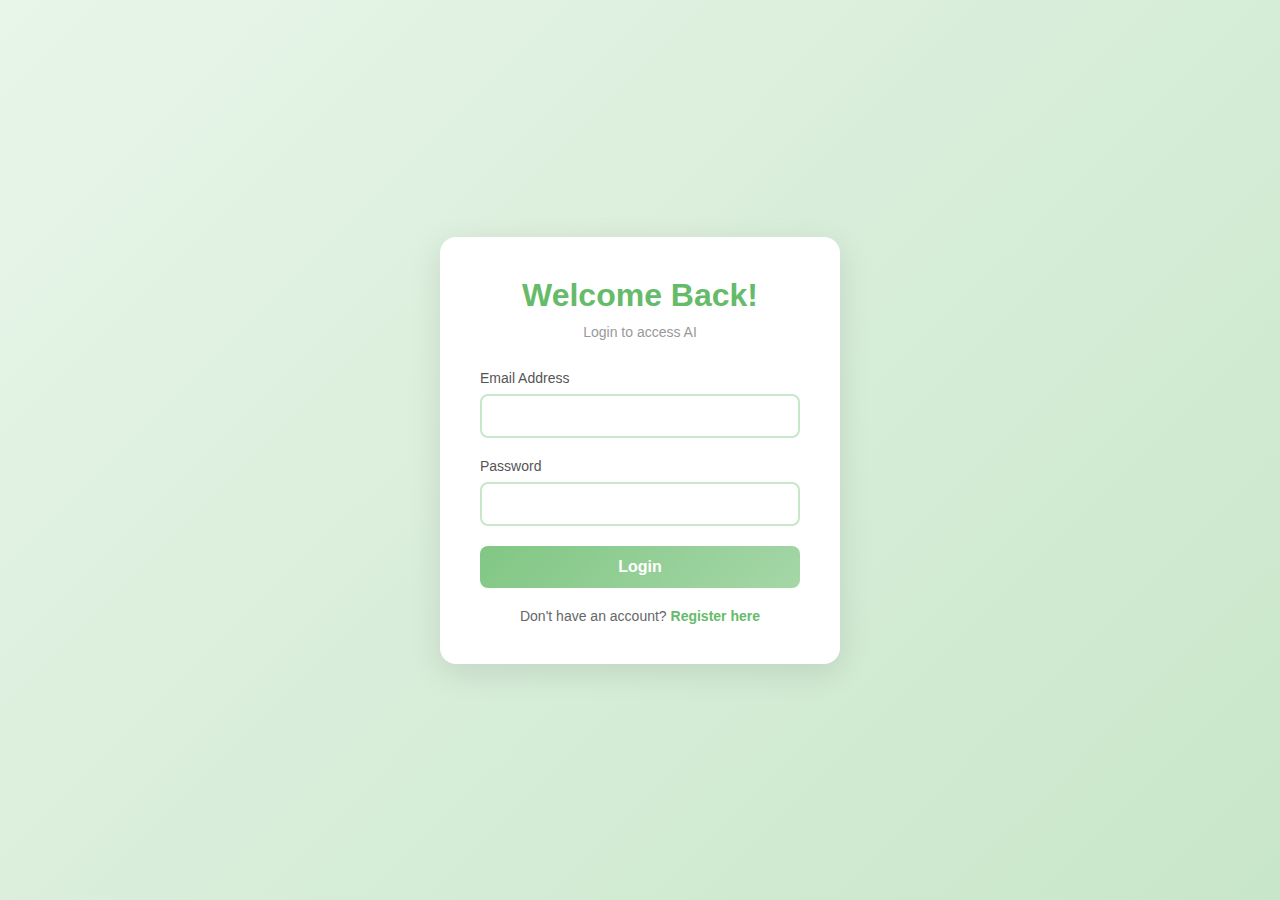
<file: frontend/public/index.html>
<!DOCTYPE html>
<html lang="en">

<head>
  <meta charset="UTF-8">
  <meta name="viewport" content="width=device-width, initial-scale=1.0">
  <title id="login_title"></title>
  <link rel="stylesheet" href="../src/css/login.css">
</head>

<body>

  <div class="container">
    <!-- Login Header -->
    <h1 id="login_header"></h1>
    <p class="subtitle" id="login_subtitle"></p>

    <!-- Login Form -->
    <form id="loginForm">
      <!-- Email Field -->
      <div class="form-group">
        <label for="email" id="login_email_label"></label>
        <input type="email" id="email" name="email" required>
      </div>

      <!-- Password Field -->
      <div class="form-group">
        <label for="password" id="login_password_label"></label>
        <input type="password" id="password" name="password" required>
      </div>

      <!-- Submit Button -->
      <button type="submit" id="login_submit_button"></button>
    </form>

    <!-- Registration Prompt -->
    <p class="link-text" id="login_register_prompt">
      <a href="register.html" id="login_register_link"></a>
    </p>
  </div>

  <!-- JavaScript files -->
  <script src="../lang/en/login-lang.js"></script>
  <script src="../src/js/ui-message.js"></script>
  <script src="../src/js/login.js"></script>
</body>

</html>
</file>
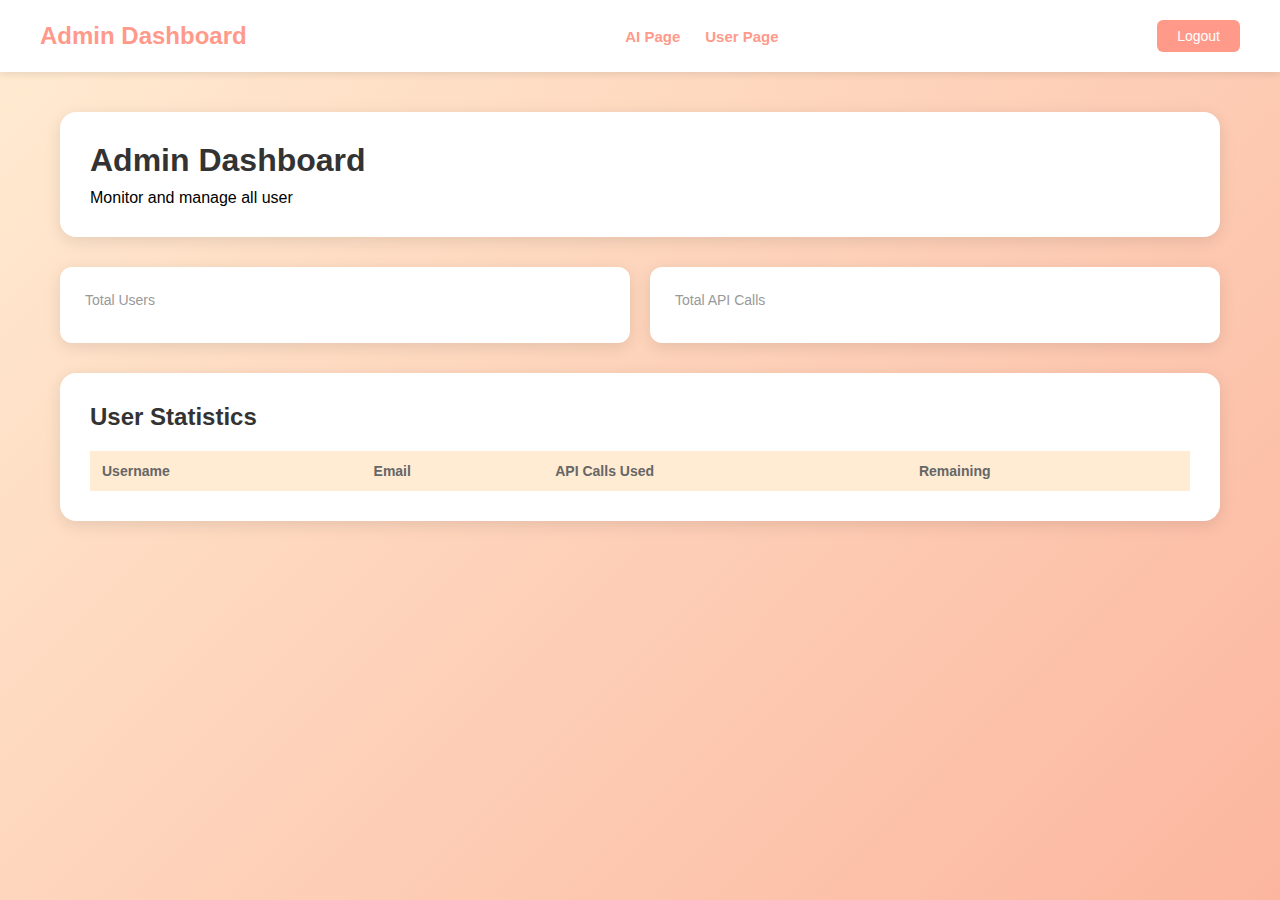
<file: frontend/public/admin.html>
<!DOCTYPE html>
<html lang="en">

<head>
  <meta charset="UTF-8">
  <meta name="viewport" content="width=device-width, initial-scale=1.0">
  <title id="admin-title"></title>
  <link rel="stylesheet" href="../src/css/admin.css">
</head>

<body>
  <!-- Top Navigation Bar -->
  <nav class="navbar">
    <h2 id="admin-logo"></h2>

    <div id="nav-links">
      <a href="ai.html">AI Page</a>
      <a href="user.html">User Page</a>
    </div>


    <button class="logout-btn" id="admin-logout"></button>
  </nav>


  <div class="container">

    <!-- Header Section -->
    <div class="header-card">
      <h1 id="admin-header"></h1>
      <p id="admin-purpose"></p>
    </div>

    <!-- General Statistics Section -->
    <div class="stats-grid">
      <!-- Total Users card-->
      <div class="stat-card">
        <div class="stat-label" id="admin-total-users"></div>
        <div class="stat-value" id="totalUsers"></div>
      </div>
      <!-- Total API Calls card-->
      <div class="stat-card">
        <div class="stat-label" id="admin-total-api-calls"></div>
        <div class="stat-value" id="totalCalls"></div>
      </div>
    </div>

    <!-- User Statistics Table Section -->
    <div class="users-card">
      <h2 id="admin-user-statistics"></h2>
      <!-- User statistics table -->
      <table id="usersTable">
        <thead>
          <tr>
            <th id="admin-user-username"></th>
            <th id="admin-user-email"></th>
            <th id="admin-user-api-calls-used"></th>
            <th id="admin-user-remaining"></th>
          </tr>
        </thead>
        <!-- User info rows -->
        <!--<tbody id="usersTableBody">
         Users will be populated here
        </tbody>
        -->

      </table>




    </div>


  </div>

  <!-- JavaScript files -->
  <script src="../lang/en/admin-lang.js"></script>
  <script src="../src/js/ui-message.js"></script>
  <script type="module" src="../src/js/admin.js"></script>
</body>

</html>
</file>
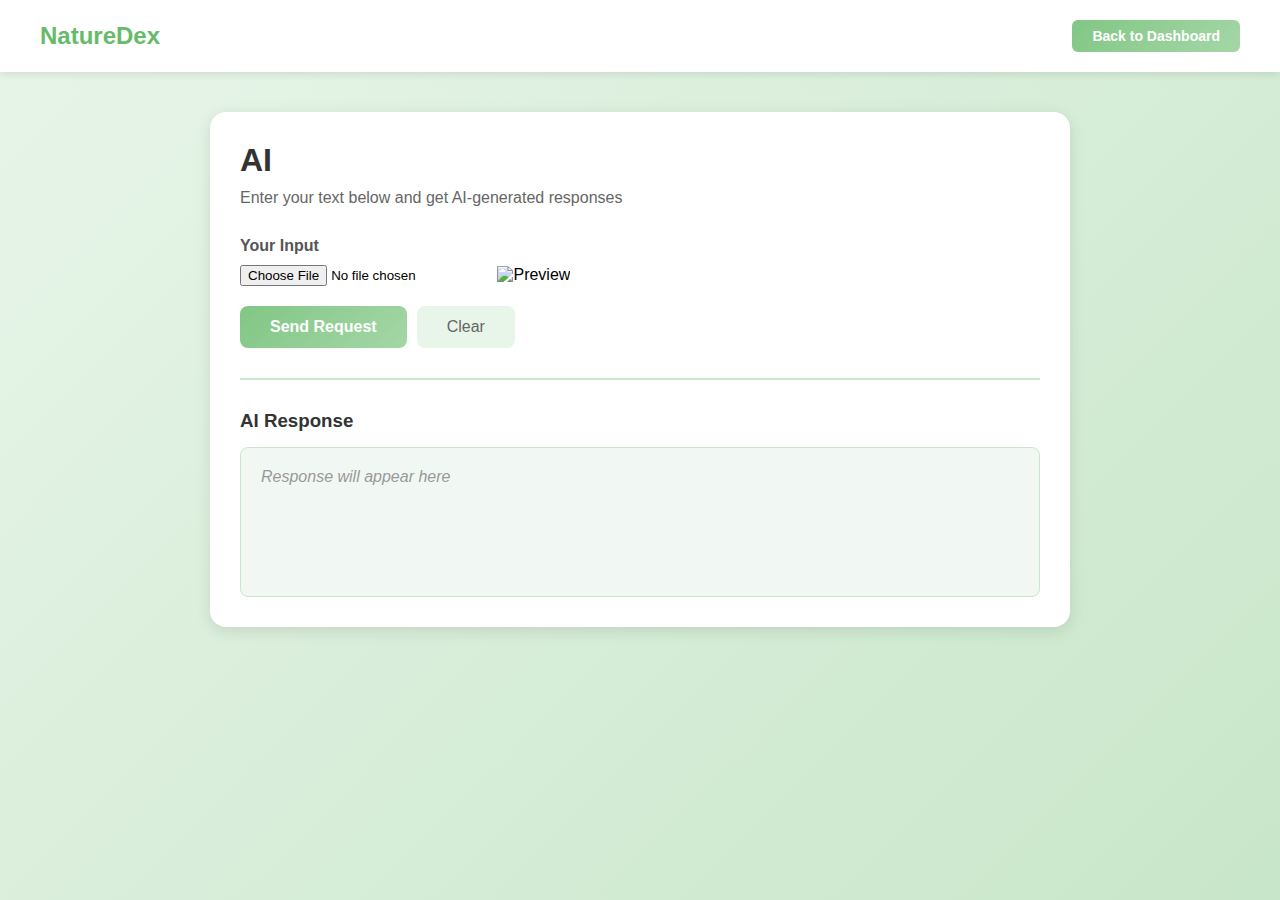
<file: frontend/public/ai.html>
<!DOCTYPE html>
<html lang="en">

<head>
  <meta charset="UTF-8">
  <meta name="viewport" content="width=device-width, initial-scale=1.0">
  <title id="ai_title"></title>
  <link rel="stylesheet" href="../src/css/ai.css">
</head>

<body>
  <nav class="navbar">
    <h2 id="ai_logo"></h2>
    <button class="back-btn" id="ai_back_button"></button>
  </nav>

  <div class="container">
    <div class="service-card">
      <h1 id="ai_header"></h1>
      <p id="ai_description"></p>

      <div class="input-section">
        <label for="userInput" id="ai_input_label"></label>
        <!-- <textarea id="userInput" placeholder="Type your message here"></textarea> -->
        <input type="file" id="imageFile" accept="image/*">
        <!-- Preview -->
        <img id="preview" alt="Preview">
      </div>

      <div class="button-group">
        <button class="submit-btn" id="ai_send_button"></button>
        <button class="clear-btn" id="ai_clear_button" onclick="aiPage.clearAll()"></button>
      </div>

      <div class="output-section">
        <h3 id="ai_response_header"></h3>
        <div class="output-box empty" id="ai_response_placeholder"></div>
      </div>
    </div>
  </div>

  <!-- JavaScript files -->
  <script src="../lang/en/ai-lang.js"></script>
  <script src="../src/js/ui-message.js"></script>
  <script type="module" src="../src/js/ai.js"></script>
</body>

</html>
</file>
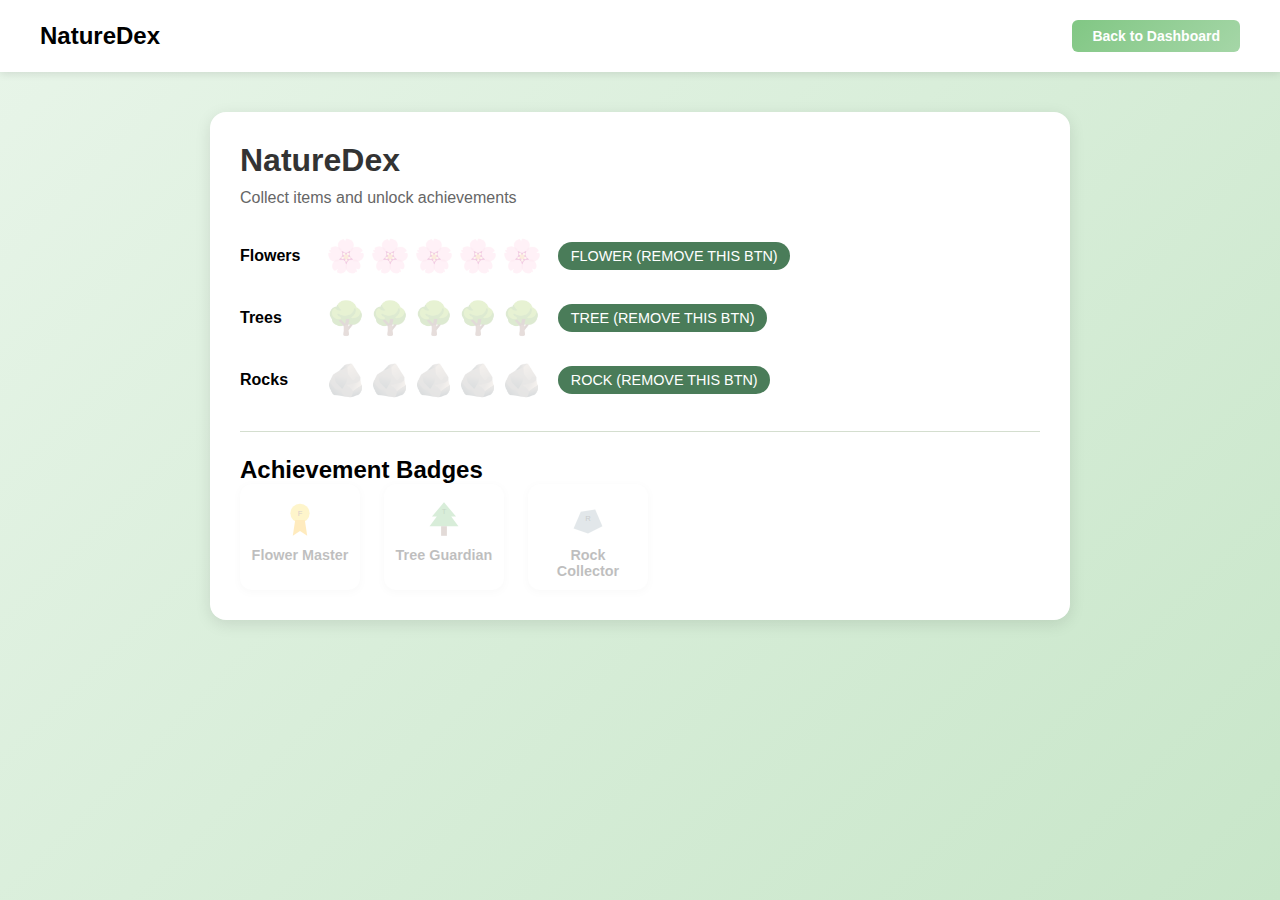
<file: frontend/public/naturedex.html>
<!DOCTYPE html>
<html lang="en">

<head>
  <meta charset="UTF-8">
  <meta name="viewport" content="width=device-width, initial-scale=1.0">
  <title id="naturedex_title"></title>
  <link rel="stylesheet" href="../src/css/naturedex.css">
</head>

<body>
  <!-- Navbar -->
  <nav class="navbar">
    <h2 id="naturedex_logo">NAVBAR LOGO (NOT DYNAMIC)</h2>
    <button class="back-btn" onclick="naturedexPage.goBack()" id="naturedex_back_button"></button>
  </nav>

  <!-- Main Container Start -->
  <div class="container">
    <!-- Main Card -->
    <div class="service-card">

      <h1 id="naturedex_header">HEADER (NOT DYNAMIC)</h1>
      <p id="naturedex_description">DESCRIPTION (NOT DYNAMIC)</p>

      <div class="rows">
        <div class="row">
          <div class="row-label" id="naturedex_flower_label">FLOWER (NOT DYNAMIC)</div>
          <div class="icons" id="flower-icons"></div>
          <!-- Button should be removed -->
          <button class="collect-btn" data-type="flower">FLOWER (REMOVE THIS BTN)</button>
        </div>

        <div class="row">
          <div class="row-label" id="naturedex_tree_label">TREE (NOT DYNAMIC)</div>
          <div class="icons" id="tree-icons"></div>
          <!-- Button should be removed -->
          <button class="collect-btn" data-type="tree">TREE (REMOVE THIS BTN)</button>
        </div>

        <div class="row">
          <div class="row-label" id="naturedex_rock_label">ROCK (NOT DYNAMIC)</div>
          <div class="icons" id="rock-icons"></div>
          <!-- Button should be removed -->
          <button class="collect-btn" data-type="rock">ROCK (REMOVE THIS BTN)</button>
        </div>
      </div>

      <div id="achievements">
        <h2 id="naturedex_achievements_title">Achievement Badges (NOT DYNAMIC)</h2>
        <div class="badge-grid">
          <!-- Flower badge -->
          <div class="badge" id="badge-flower">
            <!-- Simple SVG medal -->
            <svg viewBox="0 0 100 100">
              <circle cx="50" cy="38" r="20" fill="#fdd835" />
              <path d="M40 52 L35 85 L50 75 L65 85 L60 52 Z" fill="#ffb300" />
              <text x="50" y="43" text-anchor="middle" font-size="16" fill="#5d4037">F</text>
            </svg>
            <div class="badge-title" id="naturedex_badge_flower_title">Flower Master (NOT DYNAMIC)</div>
            <!-- <div class="badge-desc">Collect 5 flowers (NOT DYNAMIC)</div> -->
          </div>

          <!-- Tree badge -->
          <div class="badge" id="badge-tree">
            <svg viewBox="0 0 100 100">
              <polygon points="50,15 25,45 35,45 20,65 80,65 65,45 75,45" fill="#66bb6a" />
              <rect x="44" y="65" width="12" height="20" fill="#8d6e63" />
              <text x="50" y="40" text-anchor="middle" font-size="16" fill="#1b5e20">T</text>
            </svg>
            <div class="badge-title" id="naturedex_badge_tree_title">Tree Guardian (NOT DYNAMIC)</div>
            <!-- <div class="badge-desc">Collect 5 trees (NOT DYNAMIC)</div> -->
          </div>

          <!-- Rock badge -->
          <div class="badge" id="badge-rock">
            <svg viewBox="0 0 100 100">
              <polygon points="20,70 35,35 65,30 80,65 50,80" fill="#90a4ae" />
              <text x="50" y="55" text-anchor="middle" font-size="16" fill="#263238">R</text>
            </svg>
            <div class="badge-title" id="naturedex_badge_rock_title">Rock Collector (NOT DYNAMIC)</div>
            <!-- <div class="badge-desc">Collect 5 rocks (NOT DYNAMIC)</div> -->
          </div>
        </div>
      </div>

      <!-- Toast -->
      <div id="toast">
        <div id="toast-emoji">✨ (NOT DYNAMIC)</div>
        <div id="toast-text">Achievement unlocked!(NOT DYNAMIC)</div>
      </div>
    </div>
  </div>
  <!-- Main Container End -->

  <!-- JavaScript -->
  <script src="../lang/en/naturedex-lang.js"></script>
  <script src="../src/js/ui-message.js"></script>
  <script type="module" src="../src/js/naturedex.js"></script>
</body>

</html>
</file>
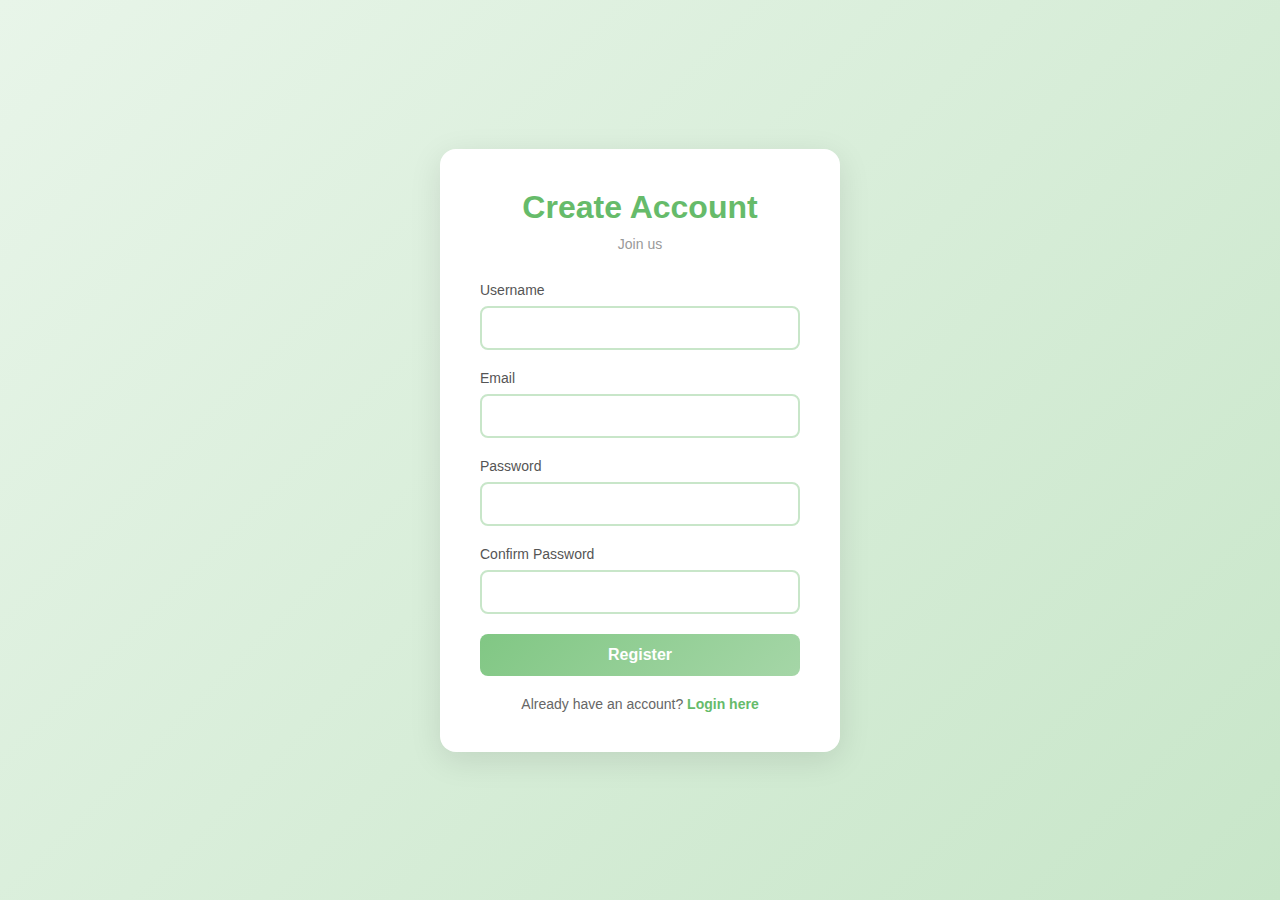
<file: frontend/public/registration.html>
<!DOCTYPE html>
<html lang="en">

<head>
  <meta charset="UTF-8">
  <meta name="viewport" content="width=device-width, initial-scale=1.0">
  <title id="register_title"></title>
  <link rel="stylesheet" href="../src/css/registration.css">
</head>

<body>

  <div class="container">

    <!-- Registration Header -->
    <h1 id="register_header"></h1>
    <p class="subtitle" id="register_subtitle"> </p>

    <!-- Registration Form -->
    <form id="registerForm">
      <!-- Username Field -->
      <div class="form-group">
        <label for="username" id="register_username_label"></label>
        <input type="text" id="username" name="username" required>
      </div>

      <!-- Email Field -->
      <div class="form-group">
        <label for="email" id="register_email_label"></label>
        <input type="email" id="email" name="email" required>
      </div>

      <!-- Password Field -->
      <div class="form-group">
        <label for="password" id="register_password_label"></label>
        <input type="password" id="password" name="password" required>
      </div>

      <!-- Confirm Password Field -->
      <div class="form-group">
        <label for="confirmPassword" id="register_confirm_password_label"></label>
        <input type="password" id="confirmPassword" name="confirmPassword" required>
      </div>

      <!-- Submit Button -->
      <button type="submit" id="register_submit_button"></button>


      <!-- Dynamic Login Error Message -->
      <div id="login_error_message" class="login_error_message"></div>
    </form>

    <!-- Login Prompt -->
    <p class="link-text" id="register_login_prompt">
      <a href="login.html" id="register_login_link"></a>
    </p>


  </div>

  <!-- JavaScript files -->
  <script src="../lang/en/registration-lang.js"></script>
  <script src="../src/js/ui-message.js"></script>
  <script type="module" src="../src/js/registration.js"></script>
</body>

</html>
</file>
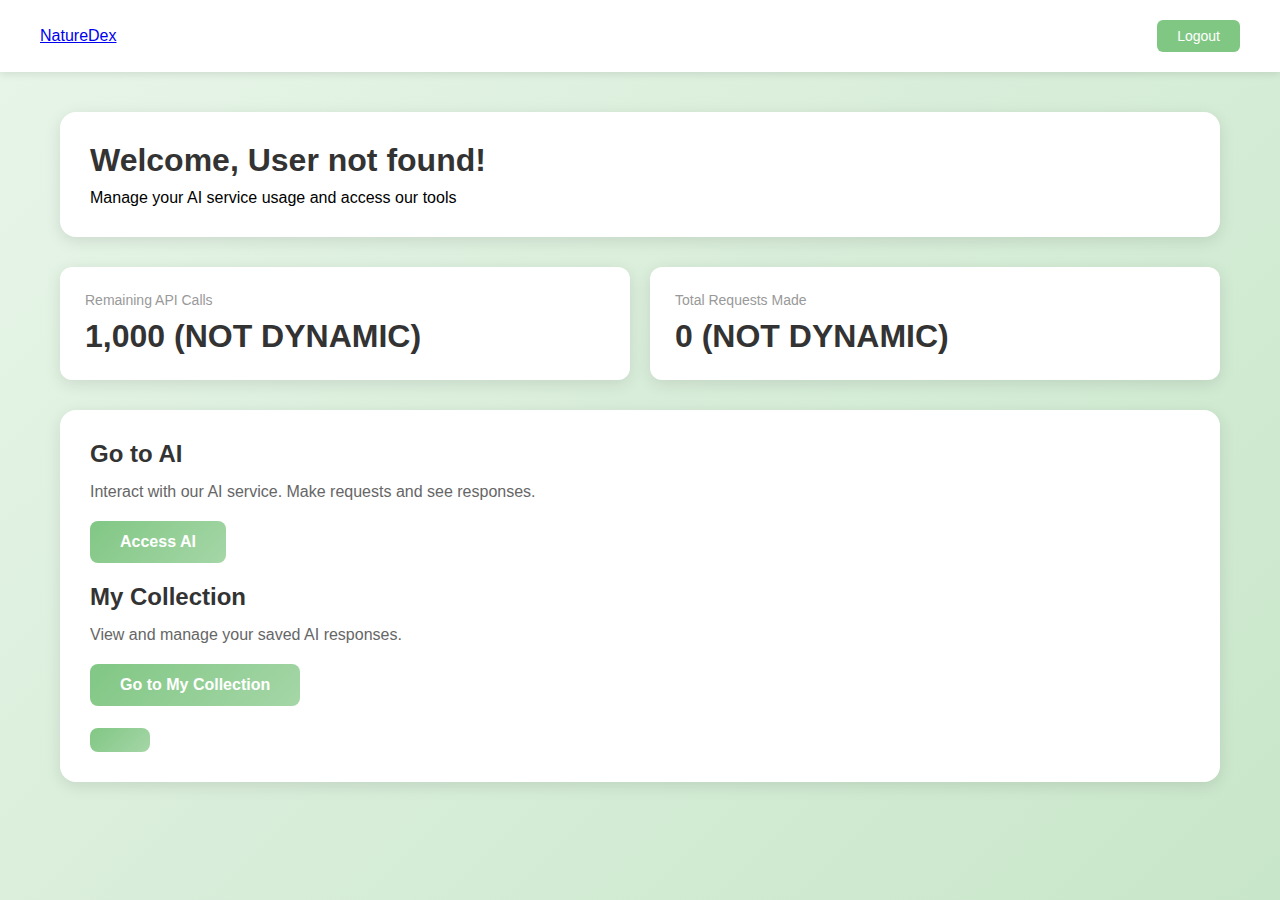
<file: frontend/public/user.html>
<!DOCTYPE html>
<html lang="en">

<head>
  <meta charset="UTF-8">
  <meta name="viewport" content="width=device-width, initial-scale=1.0">
  <title id="user_title"></title>
  <link rel="stylesheet" href="../src/css/user.css">
</head>

<body>

  <!-- Top Navigation Bar -->
  <nav class="navbar">
    <a id="user_logo" class="user_logo_css" href="user.html"></a>

    <button class="logout-btn" id="user_logout"></button>
  </nav>

  <div class="container">
    <!-- User welcome section -->
    <div class="welcome-card">
      <!--! Actual user name goes here (Check /lang/en/user-lang.js and /src/js/ui-message.js)-->
      <h1 id="user_welcome_message"><span id="username"></span></h1>
      <p id="user_welcome_subtitle"></p>
    </div>

    <!-- General statistics section -->
    <div class="stats-grid">
      <!-- Remaining API Calls card-->
      <div class="stat-card">
        <div class="stat-label" id="user_remaining_api_calls_label"></div>
        <div class="stat-value" id="apiCalls">1,000 (NOT DYNAMIC)</div>
      </div>
      <!-- Total API calls requests-->
      <div class="stat-card">
        <div class="stat-label" id="user_total_requests_label"></div>
        <div class="stat-value" id="totalRequests">0 (NOT DYNAMIC)</div>
      </div>
    </div>

    <!-- AI access & User ai response collection section -->
    <div class="action-card">
      <!-- AI service access -->
      <div>
        <h2 id="user_ai_service_access"></h2>
        <p id="user_ai_service_description"></p>
        <button class="action-btn" id="user_ai_button"></button>
      </div>

      <!-- User collection -->
      <div class="user-collection">
        <h2 id="user_collection"></h2>
        <p id="user_collection_description"></p>
        <button class="action-btn" id="user_collection_button"></button>
      </div>

      <!-- NatureDex -->
      <div class="user-naturedex">
        <h2 id="user_naturedex"></h2>
        <p id="user_naturedex_description"></p>
        <button class="action-btn" id="user_naturedex_button"></button>
      </div>

    </div>

  </div>

  <!-- JavaScript files -->
  <script src="../lang/en/user-lang.js"></script>
  <script src="../src/js/ui-message.js"></script>
  <script type="module" src="../src/js/user.js"></script>
</body>

</html>
</file>
<file: frontend/src/css/login.css>
/*
  @file login.css
  @author Yujin Jeong, Evan Vink, Brian Diep, Chat GPT
  @version 1.0
  @description Stylesheet for the login page
*/

* {
    margin: 0;
    padding: 0;
    box-sizing: border-box;
}

body {
    font-family: 'Segoe UI', Tahoma, Geneva, Verdana, sans-serif;
    background: linear-gradient(135deg, #e8f5e9 0%, #c8e6c9 100%);
    min-height: 100vh;
    display: flex;
    justify-content: center;
    align-items: center;
}

.container {
    background: white;
    padding: 40px;
    border-radius: 16px;
    box-shadow: 0 8px 32px rgba(0, 0, 0, 0.1);
    width: 100%;
    max-width: 400px;
}

h1 {
    color: #66bb6a;
    margin-bottom: 10px;
    text-align: center;
}

.subtitle {
    color: #999;
    text-align: center;
    margin-bottom: 30px;
    font-size: 14px;
}

.form-group {
    margin-bottom: 20px;
}

label {
    display: block;
    margin-bottom: 8px;
    color: #555;
    font-size: 14px;
}

input {
    width: 100%;
    padding: 12px;
    border: 2px solid #c8e6c9;
    border-radius: 8px;
    font-size: 14px;
    transition: border-color 0.3s;
}

input:focus {
    outline: none;
    border-color: #66bb6a;
}

button {
    width: 100%;
    padding: 12px;
    background: linear-gradient(135deg, #81c784 0%, #a5d6a7 100%);
    color: white;
    border: none;
    border-radius: 8px;
    font-size: 16px;
    font-weight: 600;
    cursor: pointer;
    transition: transform 0.2s;
}

button:hover {
    transform: translateY(-2px);
}

.link-text {
    text-align: center;
    margin-top: 20px;
    color: #666;
    font-size: 14px;
}

.link-text a {
    color: #66bb6a;
    text-decoration: none;
    font-weight: 600;
}

.link-text a:hover {
    text-decoration: underline;
}


nav {
    position: fixed;
    top: 0;
    left: 0;
    width: 100%;
    z-index: 1000;
    background: rgba(255, 255, 255, 0.7);
    padding: 12px 16px;
    display: flex;
    align-items: center;
    justify-content: center;
    gap: 50px;
}

nav a {
    color: #66bb6a;
    font-weight: 600;
    text-decoration: none;
    font-size: 15px;
}

nav a:hover {
    text-decoration: underline;
}

.login_error_message {
    color: red;
    font-size: 12px;
    margin-top: 4px;
}
</file>
<file: frontend/src/css/admin.css>
/*
  @file admin.css
  @author Yujin Jeong, Evan Vink, Brian Diep
  @version 1.0
  @description Stylesheet for the admin page
*/

* {
    margin: 0;
    padding: 0;
    box-sizing: border-box;
}

body {
    font-family: 'Segoe UI', Tahoma, Geneva, Verdana, sans-serif;
    background: linear-gradient(135deg, #ffecd2 0%, #fcb69f 100%);
    min-height: 100vh;
}

.navbar {
    background: white;
    padding: 20px 40px;
    box-shadow: 0 2px 8px rgba(0, 0, 0, 0.1);
    display: flex;
    justify-content: space-between;
    align-items: center;
}

.navbar h2 {
    color: #ff9a8b;
}

.logout-btn {
    padding: 8px 20px;
    background: #ff9a8b;
    color: white;
    border: none;
    border-radius: 6px;
    cursor: pointer;
    font-size: 14px;
}

.logout-btn:hover {
    opacity: 0.9;
}

.container {
    max-width: 1200px;
    margin: 40px auto;
    padding: 0 20px;
}

.header-card {
    background: white;
    padding: 30px;
    border-radius: 16px;
    box-shadow: 0 4px 16px rgba(0, 0, 0, 0.1);
    margin-bottom: 30px;
}

.header-card h1 {
    color: #333;
    margin-bottom: 10px;
}

.stats-grid {
    display: grid;
    grid-template-columns: repeat(auto-fit, minmax(200px, 1fr));
    gap: 20px;
    margin-bottom: 30px;
}

.stat-card {
    background: white;
    padding: 25px;
    border-radius: 12px;
    box-shadow: 0 4px 16px rgba(0, 0, 0, 0.1);
}

.stat-label {
    color: #999;
    font-size: 14px;
    margin-bottom: 10px;
}

.stat-value {
    color: #333;
    font-size: 32px;
    font-weight: 600;
}

.users-card {
    background: white;
    padding: 30px;
    border-radius: 16px;
    box-shadow: 0 4px 16px rgba(0, 0, 0, 0.1);
}

.users-card h2 {
    color: #333;
    margin-bottom: 20px;
}

table {
    width: 100%;
    border-collapse: collapse;
}

th {
    text-align: left;
    padding: 12px;
    background: #ffecd2;
    color: #666;
    font-weight: 600;
    font-size: 14px;
}

td {
    padding: 12px;
    border-bottom: 1px solid #ffecd2;
    color: #333;
}

tr:last-child td {
    border-bottom: none;
}

tr:hover {
    background: #fff5eb;
}

#nav-links{
    display: flex;
    gap: 25px;
}

#nav-links a{
    color: #ff9a8b;
    font-weight: 600;
    text-decoration: none;
    font-size: 15px;
}

#nav-links a:hover {
    text-decoration: underline;
}
</file>
<file: frontend/src/css/ai.css>
/*
  @file ai.css
  @author Yujin Jeong, Evan Vink, Brian Diep
  @version 1.0
  @description Stylesheet for the AI page
*/

* {
    margin: 0;
    padding: 0;
    box-sizing: border-box;
}

body {
    font-family: 'Segoe UI', Tahoma, Geneva, Verdana, sans-serif;
    background: linear-gradient(135deg, #e8f5e9 0%, #c8e6c9 100%);
    min-height: 100vh;
}

/* Navbar */
.navbar {
    background: white;
    padding: 20px 40px;
    box-shadow: 0 2px 8px rgba(0, 0, 0, 0.1);
    display: flex;
    justify-content: space-between;
    align-items: center;
}

.navbar h2 {
    color: #66bb6a;
}

/* Back button */
.back-btn {
    padding: 8px 20px;
    background: linear-gradient(135deg, #81c784 0%, #a5d6a7 100%);
    color: white;
    border: none;
    border-radius: 6px;
    cursor: pointer;
    font-size: 14px;
    font-weight: 600;
    transition: transform 0.2s ease, opacity 0.2s ease;
}

.back-btn:hover {
    transform: translateY(-1px);
    opacity: 0.95;
}

/* Layout */
.container {
    max-width: 900px;
    margin: 40px auto;
    padding: 0 20px;
}

/* Service card */
.service-card {
    background: white;
    padding: 30px;
    border-radius: 16px;
    box-shadow: 0 4px 16px rgba(0, 0, 0, 0.1);
}

.service-card h1 {
    color: #333;
    margin-bottom: 10px;
}

.service-card p {
    color: #666;
    margin-bottom: 30px;
}

/* Input section */
.input-section {
    margin-bottom: 20px;
}

.input-section label {
    display: block;
    margin-bottom: 10px;
    color: #555;
    font-weight: 600;
}

textarea {
    width: 100%;
    padding: 15px;
    border: 2px solid #c8e6c9;
    border-radius: 8px;
    font-size: 14px;
    font-family: inherit;
    resize: vertical;
    min-height: 120px;
    transition: border-color 0.2s ease, box-shadow 0.2s ease;
}

textarea:focus {
    outline: none;
    border-color: #66bb6a;
    box-shadow: 0 0 0 3px rgba(255, 154, 139, 0.15);
}

/* Buttons */
.button-group {
    display: flex;
    gap: 10px;
    margin-bottom: 30px;
}

.submit-btn {
    padding: 12px 30px;
    background: linear-gradient(135deg, #81c784 0%, #a5d6a7 100%);
    color: white;
    border: none;
    border-radius: 8px;
    font-size: 16px;
    cursor: pointer;
    font-weight: 600;
    transition: transform 0.2s ease, opacity 0.2s ease;
}

.submit-btn:hover {
    transform: translateY(-2px);
}

.submit-btn:disabled {
    opacity: 0.5;
    cursor: not-allowed;
}

.clear-btn {
    padding: 12px 30px;
    background: #e8f5e9;
    color: #666;
    border: none;
    border-radius: 8px;
    font-size: 16px;
    cursor: pointer;
    transition: background 0.2s ease;
}

.clear-btn:hover {
    background: #c8e6c9;
}

/* Output */
.output-section {
    margin-top: 30px;
    padding-top: 30px;
    border-top: 2px solid #c8e6c9;
}

.output-section h3 {
    color: #333;
    margin-bottom: 15px;
}

.output-box {
    background: #f1f8f4;
    padding: 20px;
    border-radius: 8px;
    min-height: 150px;
    color: #333;
    white-space: pre-wrap;
    word-wrap: break-word;
    border: 1px solid #c8e6c9;
}

.output-box.empty {
    color: #999;
    font-style: italic;
}

/* Loading spinner */
.loading {
    display: inline-block;
    width: 20px;
    height: 20px;
    border: 3px solid rgba(102, 187, 106, 0.3);
    border-radius: 50%;
    border-top-color: #66bb6a;
    animation: spin 1s ease-in-out infinite;
}

@keyframes spin {
    to {
        transform: rotate(360deg);
    }
}
</file>
<file: frontend/src/css/naturedex.css>
/*
  @file naturedex.css
  @author Yujin Jeong, Evan Vink, Brian Diep
  @version 1.0
  @description Stylesheet for the Nature Dex page
*/

* {
    margin: 0;
    padding: 0;
    box-sizing: border-box;
}

body {
    font-family: 'Segoe UI', Tahoma, Geneva, Verdana, sans-serif;
    background: linear-gradient(135deg, #e8f5e9 0%, #c8e6c9 100%);
    min-height: 100vh;
}

/* Navbar */
.navbar {
    background: white;
    padding: 20px 40px;
    box-shadow: 0 2px 8px rgba(0, 0, 0, 0.1);
    display: flex;
    justify-content: space-between;
    align-items: center;
}

.navbar a {
    color: #66bb6a;
}

.nd_logo_css {
    text-decoration: none;
    font-size: 24px;
    font-weight: 700;
    color: #66bb6a;
}

/* Back button */
.back-btn {
    padding: 8px 20px;
    background: linear-gradient(135deg, #81c784 0%, #a5d6a7 100%);
    color: white;
    border: none;
    border-radius: 6px;
    cursor: pointer;
    font-size: 14px;
    font-weight: 600;
    transition: transform 0.2s ease, opacity 0.2s ease;
}

.back-btn:hover {
    transform: translateY(-1px);
    opacity: 0.95;
}

/* Layout */
.container {
    max-width: 900px;
    margin: 40px auto;
    padding: 0 20px;
}

/* Service card */
.service-card {
    background: white;
    padding: 30px;
    border-radius: 16px;
    box-shadow: 0 4px 16px rgba(0, 0, 0, 0.1);
}

.service-card h1 {
    color: #333;
    margin-bottom: 10px;
}

.service-card p {
    color: #666;
    margin-bottom: 30px;
}


/* ========== NATURE DEX SPECIFIC STYLES ==========*/


.rows {
    display: flex;
    flex-direction: column;
    gap: 1.5rem;
    margin-bottom: 2rem;
}

.row {
    display: flex;
    align-items: center;
    gap: 1rem;
}

.row-label {
    width: 70px;
    font-weight: 600;
}

.icons {
    display: flex;
    gap: 0.25rem;
    min-width: 130px;
}

.icon {
    font-size: 2rem;
    opacity: 0.2;
    /* default = uncollected */
    transition: transform 0.2s ease, opacity 0.2s ease;
}

.icon.collected {
    opacity: 1;
    transform: scale(1.05);
}

.collect-btn {
    padding: 0.4rem 0.8rem;
    border-radius: 999px;
    border: none;
    background: #4a7c59;
    color: white;
    cursor: pointer;
    font-size: 0.9rem;
}

.collect-btn:active {
    transform: translateY(1px);
}

/* Achievements area */
#achievements {
    border-top: 1px solid #d4decf;
    padding-top: 1.5rem;
}

.badge-grid {
    display: flex;
    gap: 1.5rem;
}

.badge {
    display: flex;
    flex-direction: column;
    align-items: center;
    gap: 0.25rem;
    width: 120px;
    padding: 0.7rem;
    border-radius: 12px;
    background: #ffffff;
    box-shadow: 0 2px 6px rgba(0, 0, 0, 0.08);
    opacity: 0.25;
    /* locked */
    transition: opacity 0.25s ease, transform 0.25s ease;
}

.badge.unlocked {
    opacity: 1;
    transform: translateY(-2px);
}

.badge svg {
    width: 48px;
    height: 48px;
}

.badge-title {
    font-weight: 600;
    font-size: 0.9rem;
    text-align: center;
}

.badge-desc {
    font-size: 0.75rem;
    text-align: center;
    color: #555;
}

/* Simple toast for achievement unlock */
#toast {
    position: fixed;
    right: 20px;
    bottom: 20px;
    background: #ffffff;
    border-radius: 16px;
    padding: 0.8rem 1rem;
    box-shadow: 0 6px 16px rgba(0, 0, 0, 0.2);
    display: flex;
    align-items: center;
    gap: 0.6rem;
    opacity: 0;
    transform: translateY(20px);
    pointer-events: none;
    transition: opacity 0.3s ease, transform 0.3s ease;
    font-size: 0.85rem;
}

#toast.show {
    opacity: 1;
    transform: translateY(0);
}

#toast-emoji {
    font-size: 1.5rem;
}
</file>
<file: frontend/src/css/registration.css>
/*
  @file registration.css
  @author Yujin Jeong, Evan Vink, Brian Diep
  @version 1.0
  @description Stylesheet for the registration page
*/

* {
    margin: 0;
    padding: 0;
    box-sizing: border-box;
}

body {
    font-family: 'Segoe UI', Tahoma, Geneva, Verdana, sans-serif;
    background: linear-gradient(135deg, #e8f5e9 0%, #c8e6c9 100%);
    min-height: 100vh;
    display: flex;
    justify-content: center;
    align-items: center;
}

.container {
    background: white;
    padding: 40px;
    border-radius: 16px;
    box-shadow: 0 8px 32px rgba(0, 0, 0, 0.1);
    width: 100%;
    max-width: 400px;
}

h1 {
    color: #66bb6a;
    margin-bottom: 10px;
    text-align: center;
}

.subtitle {
    color: #999;
    text-align: center;
    margin-bottom: 30px;
    font-size: 14px;
}

.form-group {
    margin-bottom: 20px;
}

label {
    display: block;
    margin-bottom: 8px;
    color: #555;
    font-size: 14px;
}

input {
    width: 100%;
    padding: 12px;
    border: 2px solid #c8e6c9;
    border-radius: 8px;
    font-size: 14px;
    transition: border-color 0.3s;
}

input:focus {
    outline: none;
    border-color: #66bb6a;
}

button {
    width: 100%;
    padding: 12px;
    background: linear-gradient(135deg, #81c784 0%, #a5d6a7 100%);
    color: white;
    border: none;
    border-radius: 8px;
    font-size: 16px;
    font-weight: 600;
    cursor: pointer;
    transition: transform 0.2s;
}

button:hover {
    transform: translateY(-2px);
}

.link-text {
    text-align: center;
    margin-top: 20px;
    color: #666;
    font-size: 14px;
}

.link-text a {
    color: #66bb6a;
    text-decoration: none;
    font-weight: 600;
}

.link-text a:hover {
    text-decoration: underline;
}
</file>
<file: frontend/src/css/user.css>
/*
  @file user.css
  @author Yujin Jeong, Evan Vink, Brian Diep
  @version 1.0
  @description Stylesheet for the user page
*/

* {
    margin: 0;
    padding: 0;
    box-sizing: border-box;
}

body {
    font-family: 'Segoe UI', Tahoma, Geneva, Verdana, sans-serif;
    background: linear-gradient(135deg, #e8f5e9 0%, #c8e6c9 100%);
    min-height: 100vh;
}

.navbar {
    background: white;
    padding: 20px 40px;
    box-shadow: 0 2px 8px rgba(0, 0, 0, 0.1);
    display: flex;
    justify-content: space-between;
    align-items: center;
}

.navbar h2 {
    color: #66bb6a;
}

.logout-btn {
    padding: 8px 20px;
    background: #81c784;
    color: white;
    border: none;
    border-radius: 6px;
    cursor: pointer;
    font-size: 14px;
}

.logout-btn:hover {
    opacity: 0.9;
}

.container {
    max-width: 1200px;
    margin: 40px auto;
    padding: 0 20px;
}

.welcome-card {
    background: white;
    padding: 30px;
    border-radius: 16px;
    box-shadow: 0 4px 16px rgba(0, 0, 0, 0.1);
    margin-bottom: 30px;
}

.welcome-card h1 {
    color: #333;
    margin-bottom: 10px;
}

.stats-grid {
    display: grid;
    grid-template-columns: repeat(auto-fit, minmax(250px, 1fr));
    gap: 20px;
    margin-bottom: 30px;
}

.stat-card {
    background: white;
    padding: 25px;
    border-radius: 12px;
    box-shadow: 0 4px 16px rgba(0, 0, 0, 0.1);
}

.stat-label {
    color: #999;
    font-size: 14px;
    margin-bottom: 10px;
}

.stat-value {
    color: #333;
    font-size: 32px;
    font-weight: 600;
}

.action-card {
    background: white;
    padding: 30px;
    border-radius: 16px;
    box-shadow: 0 4px 16px rgba(0, 0, 0, 0.1);
}

.action-card h2 {
    color: #333;
    margin-bottom: 15px;
}

.action-card p {
    color: #666;
    margin-bottom: 20px;
}

.action-btn {
    padding: 12px 30px;
    background: linear-gradient(135deg, #81c784 0%, #a5d6a7 100%);
    color: white;
    border: none;
    border-radius: 8px;
    font-size: 16px;
    cursor: pointer;
    font-weight: 600;
    transition: transform 0.2s;
}

.action-btn:hover {
    transform: translateY(-2px);
    box-shadow: 0 4px 12px rgba(129, 199, 132, 0.3);
}

.user-collection {
    margin-top: 20px;
    margin-bottom: 20px;
}


#nav-link {
    display: flex;
    gap: 25px;
}

#nav-link a {
    color: #66bb6a;
    font-weight: 600;
    text-decoration: none;
    font-size: 15px;
}

#nav-link a:hover {
    text-decoration: underline;
}
</file>
